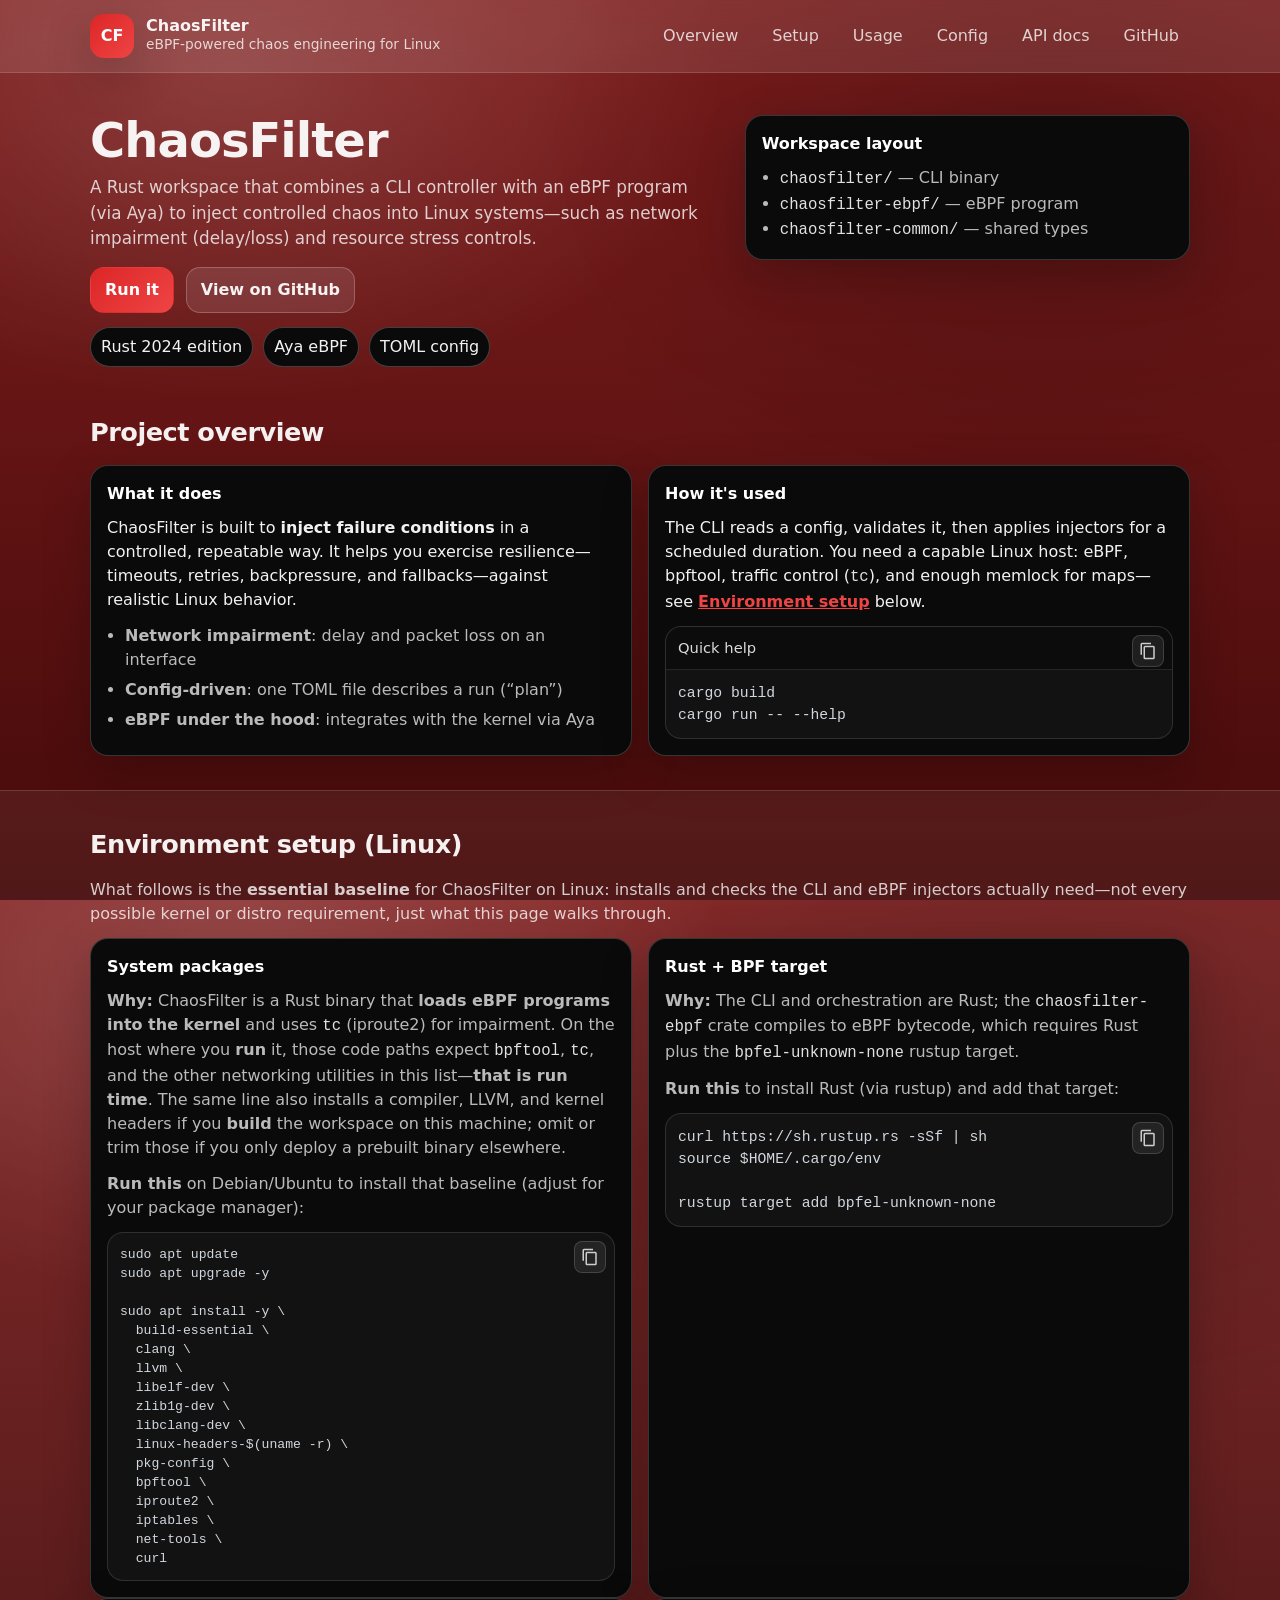
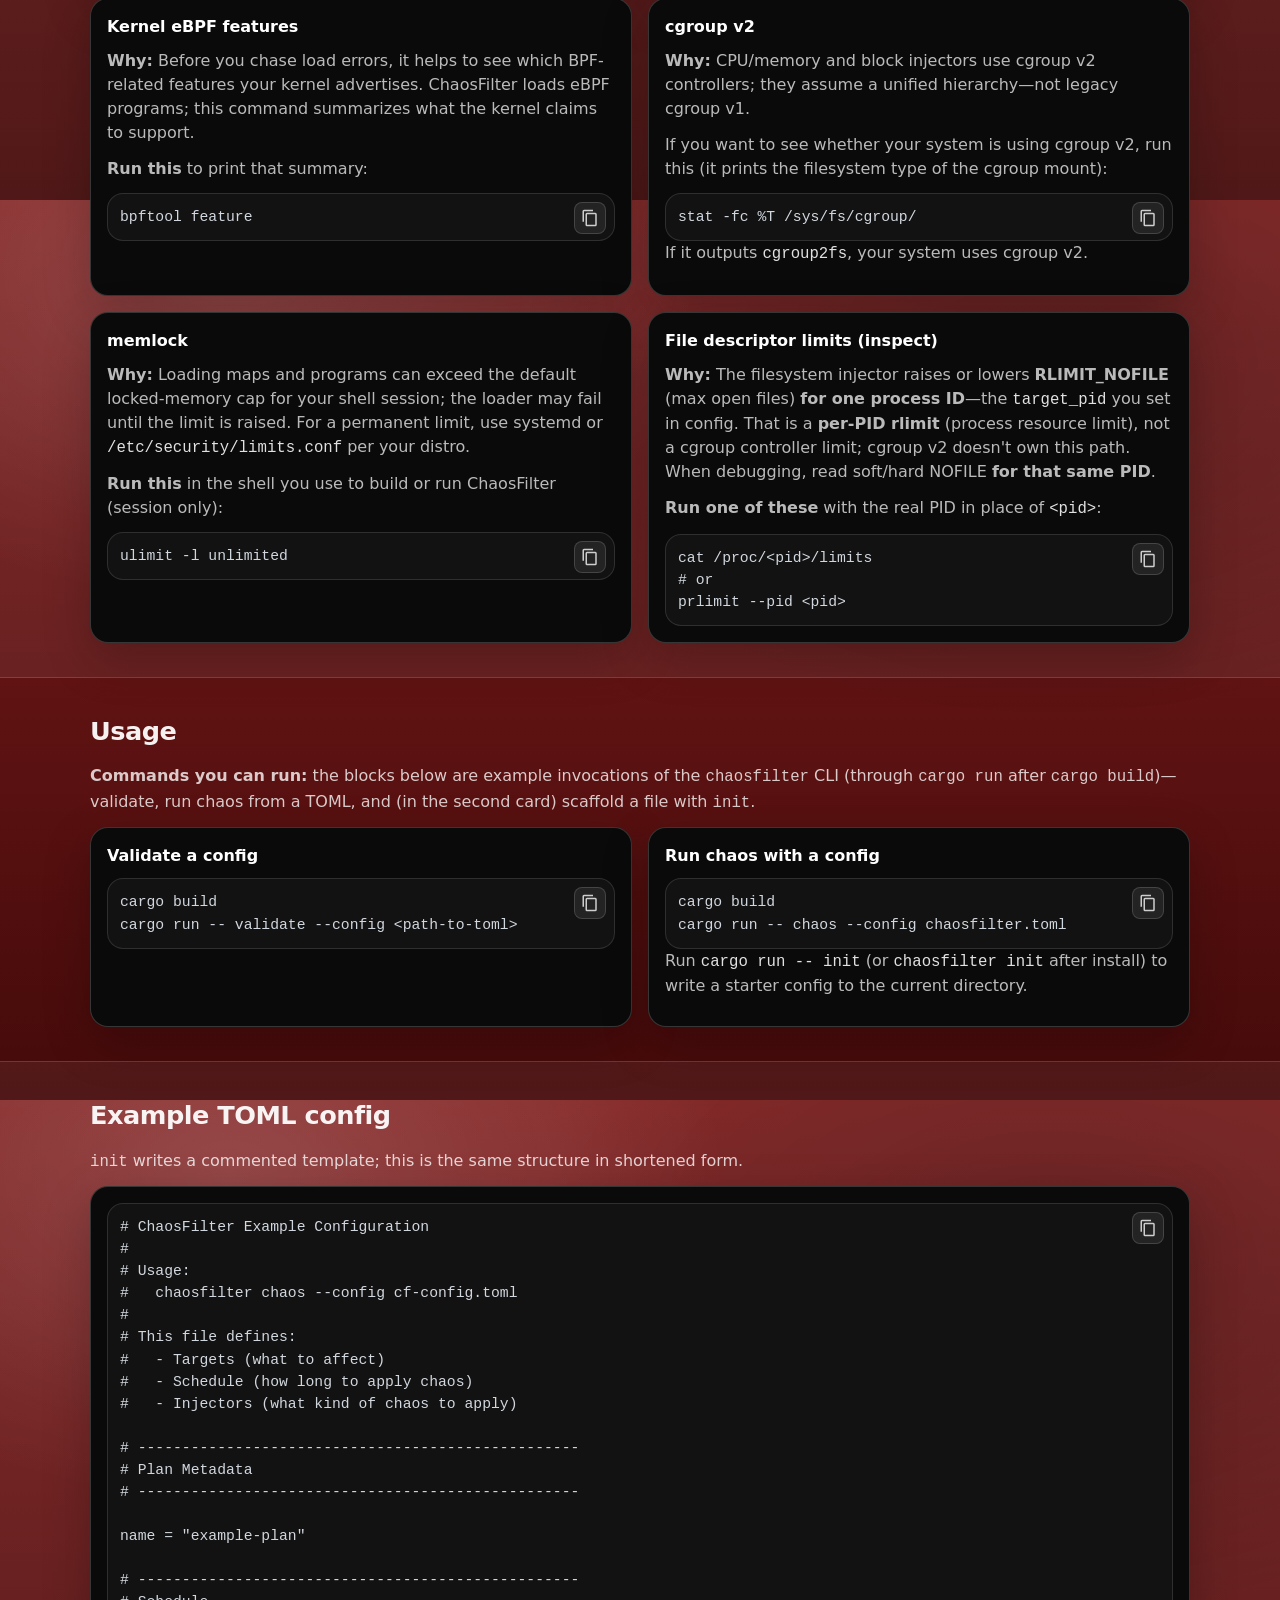
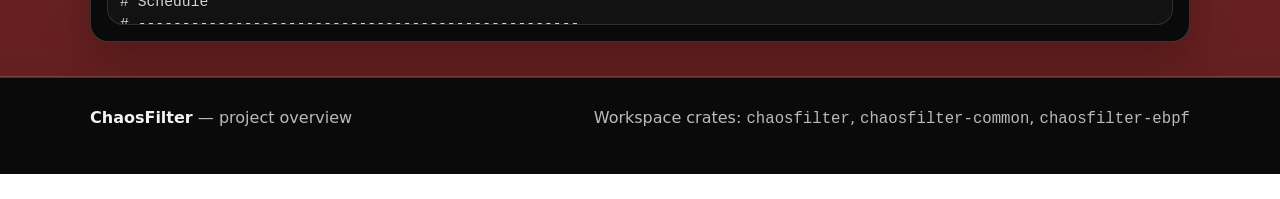
<file: site/index.html>
<!doctype html>
<html lang="en">
  <head>
    <meta charset="utf-8" />
    <meta name="viewport" content="width=device-width, initial-scale=1" />
    <meta
      name="description"
      content="ChaosFilter is an eBPF-powered chaos engineering tool for Linux: controlled network impairment and resource stress, driven by a TOML config."
    />
    <title>ChaosFilter — Project Overview</title>
    <link rel="stylesheet" href="./styles.css" />
  </head>
  <body>
    <a class="skip-link" href="#content">Skip to content</a>

    <header class="topbar">
      <div class="container topbar__inner">
        <a class="brand brand--home" href="./index.html" aria-label="ChaosFilter — home, reload page">
          <span class="brand__mark" aria-hidden="true">CF</span>
          <div class="brand__text">
            <div class="brand__name">ChaosFilter</div>
            <div class="brand__tagline">eBPF-powered chaos engineering for Linux</div>
          </div>
        </a>

        <nav class="nav" aria-label="Primary">
          <a href="#overview">Overview</a>
          <a href="#setup">Setup</a>
          <a href="#usage">Usage</a>
          <a href="#config">Config</a>
          <a
            href="chaosfilter/index.html"
            title="Rust API reference (rustdoc) for the chaosfilter crate, when this folder is present next to the site."
            aria-label="Rust API documentation for the chaosfilter crate"
            >API docs</a
          >
          <a
            class="nav__github"
            href="https://github.com/Sfklink/ChaosFilter"
            rel="noopener noreferrer"
            target="_blank"
            aria-label="ChaosFilter on GitHub"
            >GitHub</a
          >
        </nav>
      </div>
    </header>

    <main id="content">
      <section class="hero">
        <div class="container hero__inner">
          <div class="hero__copy">
            <h1>ChaosFilter</h1>
            <p class="lede">
              A Rust workspace that combines a CLI controller with an eBPF program (via Aya) to inject
              controlled chaos into Linux systems—such as network impairment (delay/loss) and resource stress
              controls.
            </p>
            <div class="cta-row">
              <a class="btn btn--primary" href="#usage">Run it</a>
              <a
                class="btn btn--ghost"
                href="https://github.com/Sfklink/ChaosFilter"
                rel="noopener noreferrer"
                target="_blank"
                >View on GitHub</a
              >
            </div>
            <div class="hero__badges" aria-label="Highlights">
              <span class="pill">Rust 2024 edition</span>
              <span class="pill">Aya eBPF</span>
              <span class="pill">TOML config</span>
            </div>
          </div>

          <div class="card hero__card">
            <div class="card__title">Workspace layout</div>
            <ul class="mono-list">
              <li><span class="mono">chaosfilter/</span> — CLI binary</li>
              <li><span class="mono">chaosfilter-ebpf/</span> — eBPF program</li>
              <li><span class="mono">chaosfilter-common/</span> — shared types</li>
            </ul>
          </div>
        </div>
      </section>

      <section id="overview" class="section">
        <div class="container">
          <h2>Project overview</h2>
          <div class="grid grid--2">
            <div class="card">
              <div class="card__title">What it does</div>
              <p>
                ChaosFilter is built to <strong>inject failure conditions</strong> in a controlled,
                repeatable way. It helps you exercise resilience—timeouts, retries, backpressure, and
                fallbacks—against realistic Linux behavior.
              </p>
              <ul class="check">
                <li><strong>Network impairment</strong>: delay and packet loss on an interface</li>
                <li><strong>Config-driven</strong>: one TOML file describes a run (“plan”)</li>
                <li><strong>eBPF under the hood</strong>: integrates with the kernel via Aya</li>
              </ul>
            </div>

            <div class="card">
              <div class="card__title">How it's used</div>
              <p>
                The CLI reads a config, validates it, then applies injectors for a scheduled duration.
                You need a capable Linux host: eBPF, bpftool, traffic control (<span class="mono">tc</span>),
                and enough memlock for maps—see <a href="#setup" class="link--red">Environment setup</a> below.
              </p>
              <div class="codebox">
                <div class="codebox__title">Quick help</div>
                <pre><code>cargo build
cargo run -- --help</code></pre>
              </div>
            </div>
          </div>
        </div>
      </section>

      <section id="setup" class="section section--alt">
        <div class="container">
          <h2>Environment setup (Linux)</h2>
          <p class="muted">
            What follows is the <strong>essential baseline</strong> for ChaosFilter on Linux: installs and checks
            the CLI and eBPF injectors actually need—not every possible kernel or distro requirement, just what
            this page walks through.
          </p>

          <div class="grid grid--2">
            <div class="card">
              <div class="card__title">System packages</div>
              <p class="muted">
                <strong>Why:</strong> ChaosFilter is a Rust binary that <strong>loads eBPF programs into the
                kernel</strong> and uses <span class="mono">tc</span> (iproute2) for impairment. On the host where
                you <strong>run</strong> it, those code paths expect <span class="mono">bpftool</span>,
                <span class="mono">tc</span>, and the other networking utilities in this list—<strong>that is run
                time</strong>. The same line also installs a compiler, LLVM, and kernel headers if you
                <strong>build</strong> the workspace on this machine; omit or trim those if you only deploy a
                prebuilt binary elsewhere.
              </p>
              <p class="muted">
                <strong>Run this</strong> on Debian/Ubuntu to install that baseline (adjust for your package
                manager):
              </p>
              <div class="codebox codebox--commands">
                <pre><code>sudo apt update
sudo apt upgrade -y

sudo apt install -y \
  build-essential \
  clang \
  llvm \
  libelf-dev \
  zlib1g-dev \
  libclang-dev \
  linux-headers-$(uname -r) \
  pkg-config \
  bpftool \
  iproute2 \
  iptables \
  net-tools \
  curl</code></pre>
              </div>
            </div>

            <div class="card">
              <div class="card__title">Rust + BPF target</div>
              <p class="muted">
                <strong>Why:</strong> The CLI and orchestration are Rust; the <span class="mono"
                  >chaosfilter-ebpf</span
                >
                crate compiles to eBPF bytecode, which requires Rust plus the
                <span class="mono">bpfel-unknown-none</span> rustup target.
              </p>
              <p class="muted"><strong>Run this</strong> to install Rust (via rustup) and add that target:</p>
              <div class="codebox">
                <pre><code>curl https://sh.rustup.rs -sSf | sh
source $HOME/.cargo/env

rustup target add bpfel-unknown-none</code></pre>
              </div>
            </div>
          </div>

          <div class="grid grid--2">
            <div class="card">
              <div class="card__title">Kernel eBPF features</div>
              <p class="muted">
                <strong>Why:</strong> Before you chase load errors, it helps to see which BPF-related features
                your kernel advertises. ChaosFilter loads eBPF programs; this command summarizes what the kernel
                claims to support.
              </p>
              <p class="muted"><strong>Run this</strong> to print that summary:</p>
              <div class="codebox">
                <pre><code>bpftool feature</code></pre>
              </div>
            </div>
            <div class="card">
              <div class="card__title">cgroup v2</div>
              <p class="muted">
                <strong>Why:</strong> CPU/memory and block injectors use cgroup v2 controllers; they assume a
                unified hierarchy—not legacy cgroup v1.
              </p>
              <p class="muted">
                If you want to see whether your system is using cgroup v2, run this (it prints the filesystem
                type of the cgroup mount):
              </p>
              <div class="codebox">
                <pre><code>stat -fc %T /sys/fs/cgroup/</code></pre>
              </div>
              <p class="muted">If it outputs <span class="mono">cgroup2fs</span>, your system uses cgroup v2.</p>
            </div>
            <div class="card">
              <div class="card__title">memlock</div>
              <p class="muted">
                <strong>Why:</strong> Loading maps and programs can exceed the default locked-memory cap for your
                shell session; the loader may fail until the limit is raised. For a permanent limit, use systemd
                or <span class="mono">/etc/security/limits.conf</span> per your distro.
              </p>
              <p class="muted"><strong>Run this</strong> in the shell you use to build or run ChaosFilter (session
                only):</p>
              <div class="codebox">
                <pre><code>ulimit -l unlimited</code></pre>
              </div>
            </div>
            <div class="card">
              <div class="card__title">File descriptor limits (inspect)</div>
              <p class="muted">
                <strong>Why:</strong> The filesystem injector raises or lowers <strong>RLIMIT_NOFILE</strong>
                (max open files) <strong>for one process ID</strong>—the <span class="mono">target_pid</span> you
                set in config. That is a <strong>per-PID rlimit</strong> (process resource limit), not a cgroup
                controller limit; cgroup v2 doesn't own this path. When debugging, read soft/hard NOFILE
                <strong>for that same PID</strong>.
              </p>
              <p class="muted"><strong>Run one of these</strong> with the real PID in place of <span class="mono"
                  >&lt;pid&gt;</span
                >:</p>
              <div class="codebox">
                <pre><code>cat /proc/&lt;pid&gt;/limits
# or
prlimit --pid &lt;pid&gt;</code></pre>
              </div>
            </div>
          </div>
        </div>
      </section>

      <section id="usage" class="section">
        <div class="container">
          <h2>Usage</h2>
          <p class="muted">
            <strong>Commands you can run:</strong> the blocks below are example invocations of the
            <span class="mono">chaosfilter</span> CLI (through <span class="mono">cargo run</span> after
            <span class="mono">cargo build</span>)—validate, run chaos from a TOML, and (in the second card)
            scaffold a file with <span class="mono">init</span>.
          </p>
          <div class="grid grid--2">
            <div class="card">
              <div class="card__title">Validate a config</div>
              <div class="codebox">
                <pre><code>cargo build
cargo run -- validate --config &lt;path-to-toml&gt;</code></pre>
              </div>
            </div>
            <div class="card">
              <div class="card__title">Run chaos with a config</div>
              <div class="codebox">
                <pre><code>cargo build
cargo run -- chaos --config chaosfilter.toml</code></pre>
              </div>
              <p class="muted">
                Run <span class="mono">cargo run -- init</span> (or <span class="mono">chaosfilter init</span> after
                install) to write a starter config to the current directory.
              </p>
            </div>
          </div>
        </div>
      </section>

      <section id="config" class="section section--alt">
        <div class="container">
          <h2>Example TOML config</h2>
          <p class="muted">
            <span class="mono">init</span> writes a commented template; this is the same structure in shortened
            form.
          </p>
          <div class="card">
            <div class="codebox codebox--tall">
              <pre><code># ChaosFilter Example Configuration
#
# Usage:
#   chaosfilter chaos --config cf-config.toml
#
# This file defines:
#   - Targets (what to affect)
#   - Schedule (how long to apply chaos)
#   - Injectors (what kind of chaos to apply)

# --------------------------------------------------
# Plan Metadata
# --------------------------------------------------

name = "example-plan"

# --------------------------------------------------
# Schedule
# --------------------------------------------------

[schedule]
# Duration to keep chaos active (seconds)
duration_s = 10

# ==================================================
# Injectors
# ==================================================

# -----------------------------
# Network (tc netem)
# -----------------------------
[injectors.network_config]
enabled = false

# Network interface to target (for example: eth0, enp5s0, vethA)
# Use "default" to resolve the system default interface at load time.
target_iface = "default"

# Network delay in milliseconds
# delay_ms = 100

# Packet loss percentage (0.0 - 100.0)
# loss_percent = 10.0

# Cgroup attach points for network classifier
# Example: [117, 419, 666]
# network_ebpf_cgroup = [24059]

# -----------------------------
# CPU + Memory (cgroup v2)
# -----------------------------
[injectors.memory_config]
enabled = false

# PID to constrain
# target_pid = 12345

# Move PID into target cgroup before applying limits
# move_pid = true

# Controllers to enable in cgroup.subtree_control
# enable = ["cpu", "memory"]

# CPU quota/period
# Example: "20000 100000" = 20% of one CPU
# cpu_max = "20000 100000"

# CPU weight (1 - 10000)
# cpu_weight = 200

# Hard memory limit
# mem_max = "1G"

# Soft memory pressure threshold
# mem_high = "800M"

# Swap limit ("0" disables swap, "max" allows unlimited)
# swap_max = "0"

# -----------------------------
# Block I/O (cgroup v2 io)
# -----------------------------

# Block I/O Injector
[injectors.block_config]
enabled = false

# The target device that the I/O constraints will be applied to.
# device = "/dev/sda"

# Read bandwidth limit (bytes per second).
# rbps = 10485760

# Write bandwidth limit (bytes per second).
# wbpd = 10485760

# -----------------------------
# File Descriptor Exhaustion
# -----------------------------
[injectors.filesystem_config]
enabled = false

# PID whose process context will be targeted
# target_pid = 12345

# New soft RLIMIT_NOFILE value
# soft_limit = 64

# New hard RLIMIT_NOFILE value
# hard_limit = 128</code></pre>
            </div>
          </div>
        </div>
      </section>

      <footer class="footer">
        <div class="container footer__inner">
          <div>
            <strong>ChaosFilter</strong>
            <span class="muted">— project overview</span>
          </div>
          <div class="muted">
            Workspace crates: <span class="mono">chaosfilter</span>,
            <span class="mono">chaosfilter-common</span>, <span class="mono">chaosfilter-ebpf</span>
          </div>
        </div>
      </footer>
    </main>

    <script>
      const COPY_ICON = `<svg viewBox="0 0 24 24" xmlns="http://www.w3.org/2000/svg"><path d="M19 21H8V7h11m0-2H8a2 2 0 00-2 2v14a2 2 0 002 2h11a2 2 0 002-2V7a2 2 0 00-2-2m-3-4H4a2 2 0 00-2 2v14h2V3h12V1z"/></svg>`;
      const CHECK_ICON = `<svg viewBox="0 0 24 24" xmlns="http://www.w3.org/2000/svg"><path d="M21 7L9 19l-5.5-5.5 1.41-1.41L9 16.17 19.59 5.59 21 7z"/></svg>`;

      document.querySelectorAll(".codebox").forEach((codebox) => {
        const pre = codebox.querySelector("pre");
        if (!pre) return;

        const button = document.createElement("button");
        button.className = "copy-button";
        button.type = "button";
        button.innerHTML = COPY_ICON;
        button.ariaLabel = "Copy code to clipboard";

        button.addEventListener("click", () => {
          const code = pre.innerText;
          navigator.clipboard.writeText(code).then(() => {
            button.innerHTML = CHECK_ICON;
            button.classList.add("copied");
            setTimeout(() => {
              button.innerHTML = COPY_ICON;
              button.classList.remove("copied");
            }, 2000);
          });
        });

        codebox.appendChild(button);
      });
    </script>
  </body>
</html>
</file>
<file: site/styles.css>
:root {
  --bg: #7f1d1d;
  --bg2: #450a0a;
  --card: rgba(255, 255, 255, 0.94);
  --card2: rgba(255, 255, 255, 0.98);
  --text: rgba(255, 255, 255, 0.94);
  --muted: rgba(255, 255, 255, 0.78);
  --border: rgba(255, 255, 255, 0.14);
  --shadow: 0 16px 48px rgba(0, 0, 0, 0.22);
  --accent: #dc2626;
  --accent2: #ef4444;
  --warn: #b45309;
  --ink: rgba(15, 23, 42, 0.95);
  --ink-muted: rgba(15, 23, 42, 0.72);
  --ink-border: rgba(15, 23, 42, 0.12);
  --info-bg: #0a0a0a;
  --info-border: rgba(255, 255, 255, 0.18);
  --info-text: rgba(255, 255, 255, 0.95);
  --info-muted: rgba(255, 255, 255, 0.72);
  --info-code-bg: #121212;
  --info-code-pre: rgba(226, 232, 240, 0.92);
  --mono: ui-monospace, SFMono-Regular, Menlo, Monaco, Consolas, "Liberation Mono", "Courier New",
    monospace;
  --sans: ui-sans-serif, system-ui, -apple-system, Segoe UI, Roboto, Helvetica, Arial, "Apple Color Emoji",
    "Segoe UI Emoji";
}

* {
  box-sizing: border-box;
}

html,
body {
  height: 100%;
}

body {
  margin: 0;
  font-family: var(--sans);
  color: var(--text);
  background: radial-gradient(900px 600px at 18% 8%, rgba(255, 255, 255, 0.14), transparent 55%),
    radial-gradient(900px 600px at 82% 18%, rgba(0, 0, 0, 0.22), transparent 60%),
    linear-gradient(180deg, var(--bg), var(--bg2));
  line-height: 1.5;
}

a {
  color: inherit;
  text-decoration: none;
}

a:hover {
  text-decoration: underline;
}

h1,
h2 {
  letter-spacing: -0.02em;
}

h1 {
  margin: 0 0 10px;
  font-size: clamp(2rem, 4vw, 3rem);
  line-height: 1.05;
}

h2 {
  margin: 0 0 14px;
  font-size: 1.6rem;
}

p {
  margin: 0 0 12px;
}

.container {
  width: min(1100px, calc(100% - 32px));
  margin: 0 auto;
}

.skip-link {
  position: absolute;
  left: -999px;
  top: 10px;
  background: rgba(255, 255, 255, 0.95);
  color: var(--text);
  padding: 10px 12px;
  border-radius: 10px;
  border: 1px solid var(--border);
}

.skip-link:focus {
  left: 16px;
  z-index: 9999;
}

.topbar {
  position: sticky;
  top: 0;
  z-index: 50;
  backdrop-filter: blur(12px);
  background: rgba(255, 255, 255, 0.10);
  border-bottom: 1px solid rgba(255, 255, 255, 0.14);
}

.topbar__inner {
  display: flex;
  align-items: center;
  justify-content: space-between;
  padding: 14px 0;
  gap: 18px;
}

.brand {
  display: flex;
  align-items: center;
  gap: 12px;
  min-width: 240px;
}

a.brand {
  color: inherit;
  text-decoration: none;
  cursor: pointer;
}

a.brand:hover {
  text-decoration: none;
  opacity: 0.92;
}

a.brand:focus-visible {
  outline: 2px solid rgba(255, 255, 255, 0.55);
  outline-offset: 4px;
  border-radius: 14px;
}

.brand__mark {
  display: grid;
  place-items: center;
  width: 44px;
  height: 44px;
  border-radius: 14px;
  background: linear-gradient(135deg, var(--accent), var(--accent2));
  color: #ffffff;
  font-weight: 800;
  box-shadow: var(--shadow);
}

.brand__name {
  font-weight: 760;
  line-height: 1.1;
}

.brand__tagline {
  font-size: 0.86rem;
  color: var(--muted);
}

.nav {
  display: flex;
  flex-wrap: wrap;
  gap: 12px;
  justify-content: flex-end;
}

.nav a {
  padding: 8px 10px;
  border-radius: 12px;
  border: 1px solid transparent;
  color: var(--muted);
}

.nav a:hover {
  border-color: rgba(255, 255, 255, 0.18);
  color: var(--text);
  text-decoration: none;
  background: rgba(255, 255, 255, 0.08);
}

.hero {
  padding: 42px 0 12px;
}

.hero__inner {
  display: grid;
  grid-template-columns: 1.35fr 0.95fr;
  gap: 22px;
  align-items: start;
}

.lede {
  color: var(--muted);
  font-size: 1.05rem;
  max-width: 70ch;
}

.cta-row {
  display: flex;
  gap: 12px;
  flex-wrap: wrap;
  margin: 16px 0 14px;
}

.pill {
  display: inline-flex;
  align-items: center;
  gap: 8px;
  padding: 7px 10px;
  border: 1px solid rgba(255, 255, 255, 0.22);
  border-radius: 999px;
  color: rgba(255, 255, 255, 0.95);
  background: #0a0a0a;
}

.hero__badges {
  display: flex;
  gap: 10px;
  flex-wrap: wrap;
}

.section {
  padding: 34px 0;
}

.section--alt {
  background: rgba(255, 255, 255, 0.06);
  border-top: 1px solid rgba(255, 255, 255, 0.14);
  border-bottom: 1px solid rgba(255, 255, 255, 0.14);
}

.grid {
  display: grid;
  gap: 16px;
}

.grid--2 {
  grid-template-columns: repeat(2, minmax(0, 1fr));
}

/* Let cards shrink so wide <pre> scrolls inside the card, not the page */
.grid .card,
.container > .card {
  min-width: 0;
  max-width: 100%;
}

.grid--3 {
  grid-template-columns: repeat(3, minmax(0, 1fr));
}

.card {
  border: 1px solid var(--info-border);
  background: var(--info-bg);
  border-radius: 18px;
  padding: 16px;
  box-shadow: var(--shadow);
  color: var(--info-text);
}

.card__title {
  font-weight: 700;
  margin-bottom: 10px;
  color: #ffffff;
}

.callout {
  margin-top: 12px;
  padding: 12px;
  border-radius: 14px;
  background: #141414;
  border: 1px solid rgba(255, 255, 255, 0.14);
  color: rgba(255, 255, 255, 0.95);
}

.callout .mono,
.card .callout .mono {
  color: rgba(255, 255, 255, 0.92);
}

.codebox {
  position: relative;
  border-radius: 16px;
  border: 1px solid var(--ink-border);
  background: rgba(2, 6, 23, 0.04);
  overflow: hidden;
  max-width: 100%;
}

.card .codebox {
  position: relative;
  border-color: rgba(255, 255, 255, 0.12);
  background: var(--info-code-bg);
  min-width: 0;
  max-width: 100%;
  overflow-x: auto;
}

.copy-button {
  position: absolute;
  top: 8px;
  right: 8px;
  width: 32px;
  height: 32px;
  display: flex;
  align-items: center;
  justify-content: center;
  background: rgba(255, 255, 255, 0.08);
  color: var(--muted);
  border: 1px solid rgba(255, 255, 255, 0.15);
  border-radius: 8px;
  cursor: pointer;
  z-index: 10;
  transition: all 0.2s ease;
  backdrop-filter: blur(4px);
  padding: 0;
}

.copy-button:hover {
  background: rgba(255, 255, 255, 0.15);
  color: #ffffff;
  transform: scale(1.05);
}

.copy-button.copied {
  background: #10b981; /* Success green */
  color: #ffffff;
  border-color: transparent;
  opacity: 1;
}

.copy-button svg {
  width: 18px;
  height: 18px;
  fill: currentColor;
}

/* Long shell snippets: keep scroll inside the card, not the viewport */
.codebox--commands pre {
  font-size: 0.82rem;
  line-height: 1.45;
  max-width: 100%;
}

.codebox--tall pre {
  max-height: 420px;
  overflow: auto;
}

.codebox__title {
  padding: 10px 12px;
  color: var(--ink-muted);
  border-bottom: 1px solid var(--ink-border);
  background: rgba(2, 6, 23, 0.02);
  font-size: 0.92rem;
}

.card .codebox__title {
  color: rgba(255, 255, 255, 0.85);
  border-bottom-color: rgba(255, 255, 255, 0.1);
  background: rgba(0, 0, 0, 0.35);
}

pre {
  margin: 0;
  padding: 12px;
  font-family: var(--mono);
  font-size: 0.92rem;
  color: rgba(2, 6, 23, 0.88);
  white-space: pre;
  overflow-x: auto;
  overflow-y: auto;
  max-width: 100%;
  box-sizing: border-box;
}

.card pre {
  color: var(--info-code-pre);
}

.mono {
  font-family: var(--mono);
  font-size: 0.98em;
}

.mono-list {
  margin: 0;
  padding: 0 0 0 18px;
  color: var(--muted);
}

.check {
  margin: 10px 0 0;
  padding-left: 18px;
  color: var(--muted);
}

.check li {
  margin: 6px 0;
}

.btn {
  display: inline-flex;
  align-items: center;
  justify-content: center;
  padding: 10px 14px;
  border-radius: 14px;
  border: 1px solid rgba(255, 255, 255, 0.22);
  background: rgba(255, 255, 255, 0.12);
  font-weight: 650;
  text-decoration: none !important;
}

.btn--primary {
  background: linear-gradient(135deg, var(--accent), var(--accent2));
  color: #ffffff;
  border-color: transparent;
}

.btn--ghost {
  background: rgba(255, 255, 255, 0.10);
}

.btn:hover {
  filter: brightness(1.05);
}

.muted {
  color: var(--muted);
}

.card .muted {
  color: var(--info-muted);
}

.card .mono-list,
.card .check {
  color: var(--info-muted);
}

.card .mono {
  color: rgba(255, 255, 255, 0.88);
}

.card .btn--ghost {
  background: rgba(255, 255, 255, 0.08);
  color: #ffffff;
  border-color: rgba(255, 255, 255, 0.22);
}

.card .btn--ghost:hover {
  background: rgba(255, 255, 255, 0.12);
}

.link--red {
  color: #ef4444 !important;
  text-decoration: underline !important;
  font-weight: 600;
}

.footer {
  padding: 28px 0 42px;
  border-top: 1px solid var(--info-border);
  background: var(--info-bg);
  color: var(--info-text);
}

.footer .muted {
  color: var(--info-muted);
}

.footer__inner {
  display: flex;
  gap: 18px;
  justify-content: space-between;
  flex-wrap: wrap;
}

@media (max-width: 920px) {
  .hero__inner {
    grid-template-columns: 1fr;
  }
  .brand {
    min-width: 0;
  }
  .grid--3 {
    grid-template-columns: 1fr;
  }
}

@media (max-width: 720px) {
  .grid--2 {
    grid-template-columns: 1fr;
  }
  .nav {
    display: none;
  }
}
</file>
